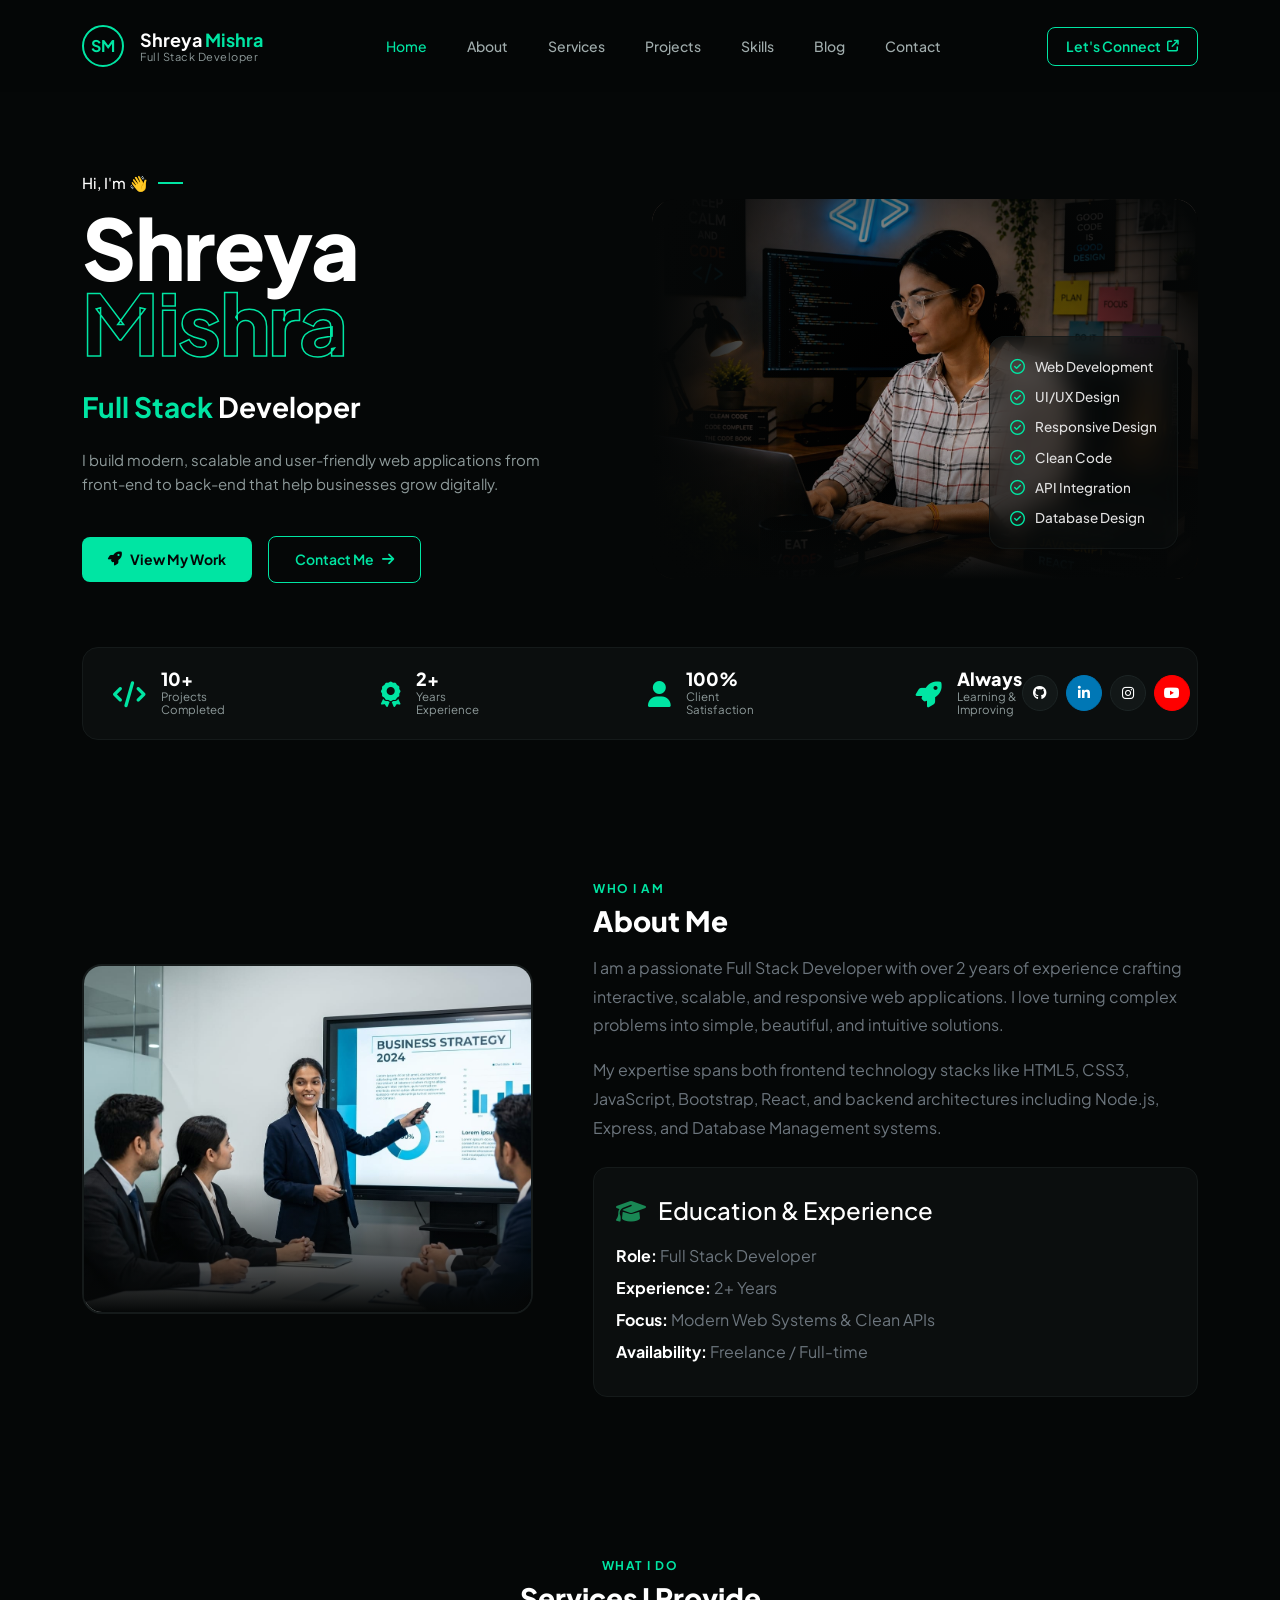
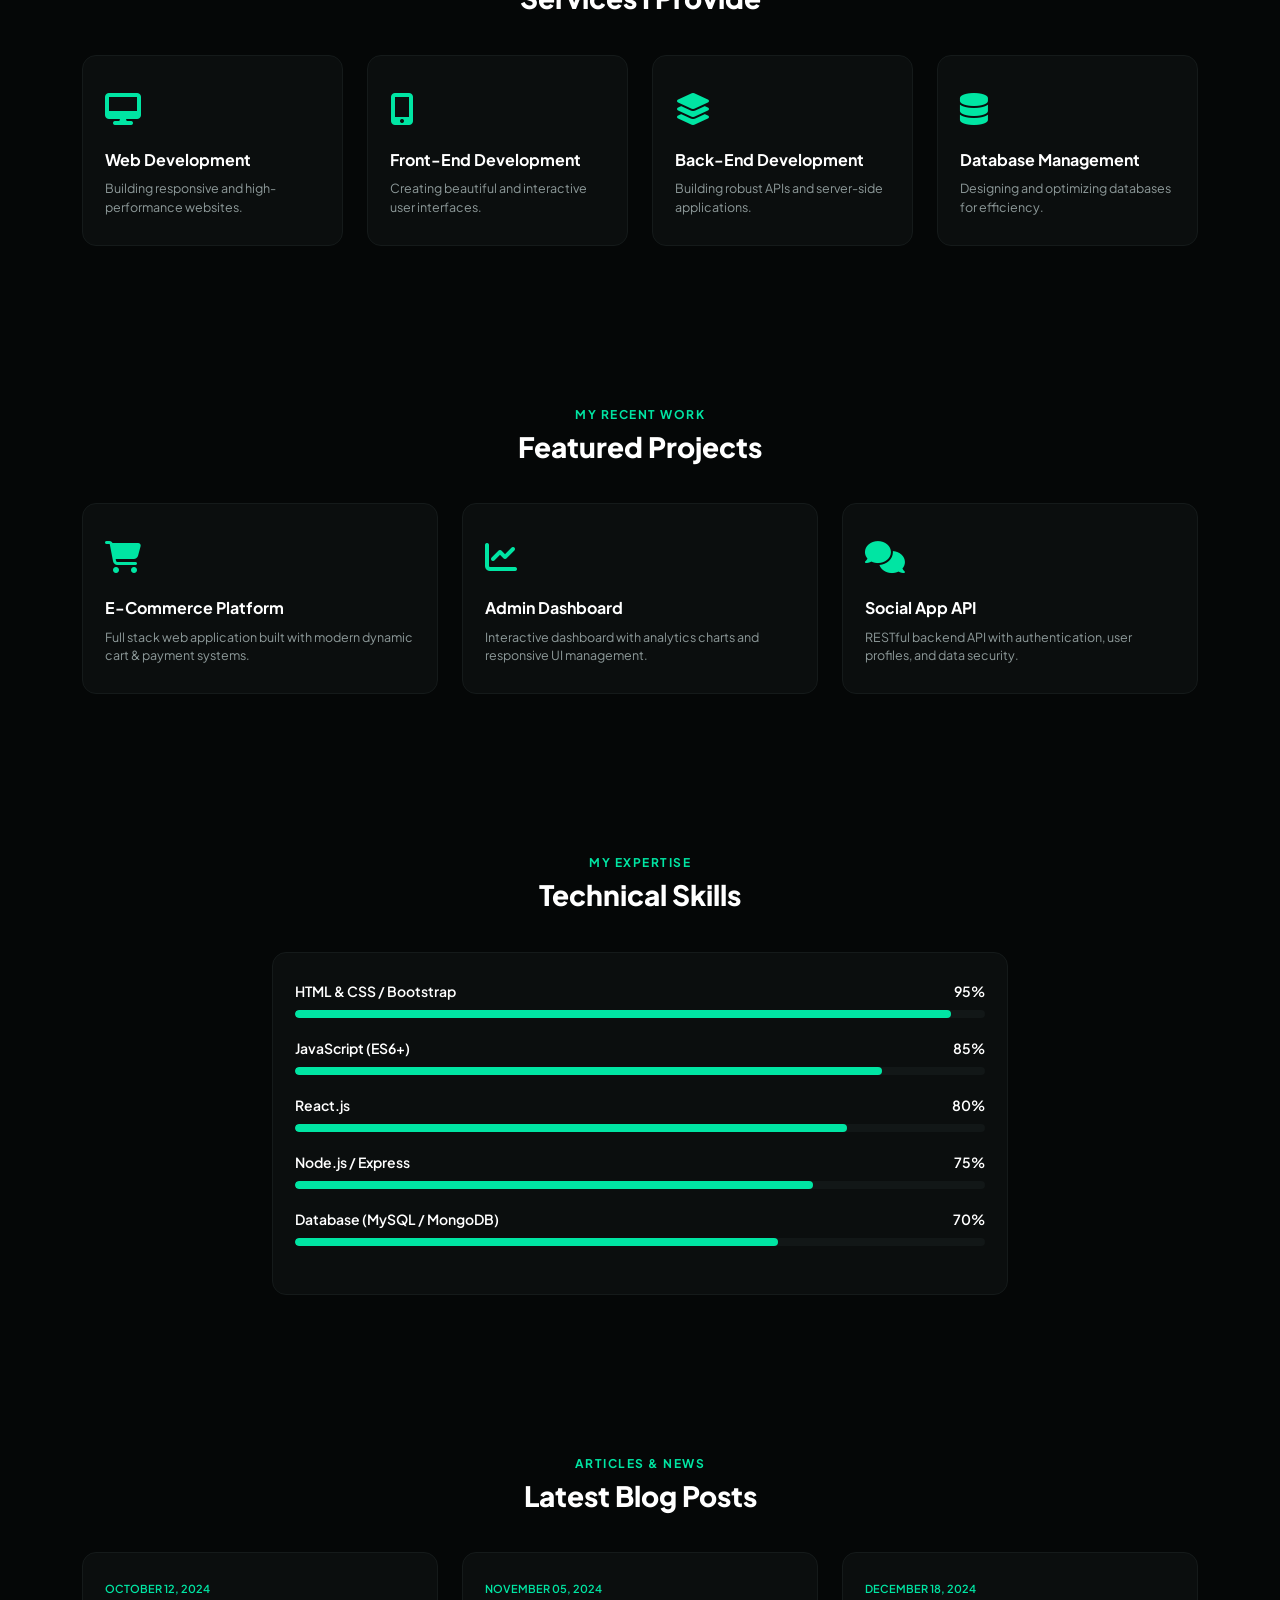
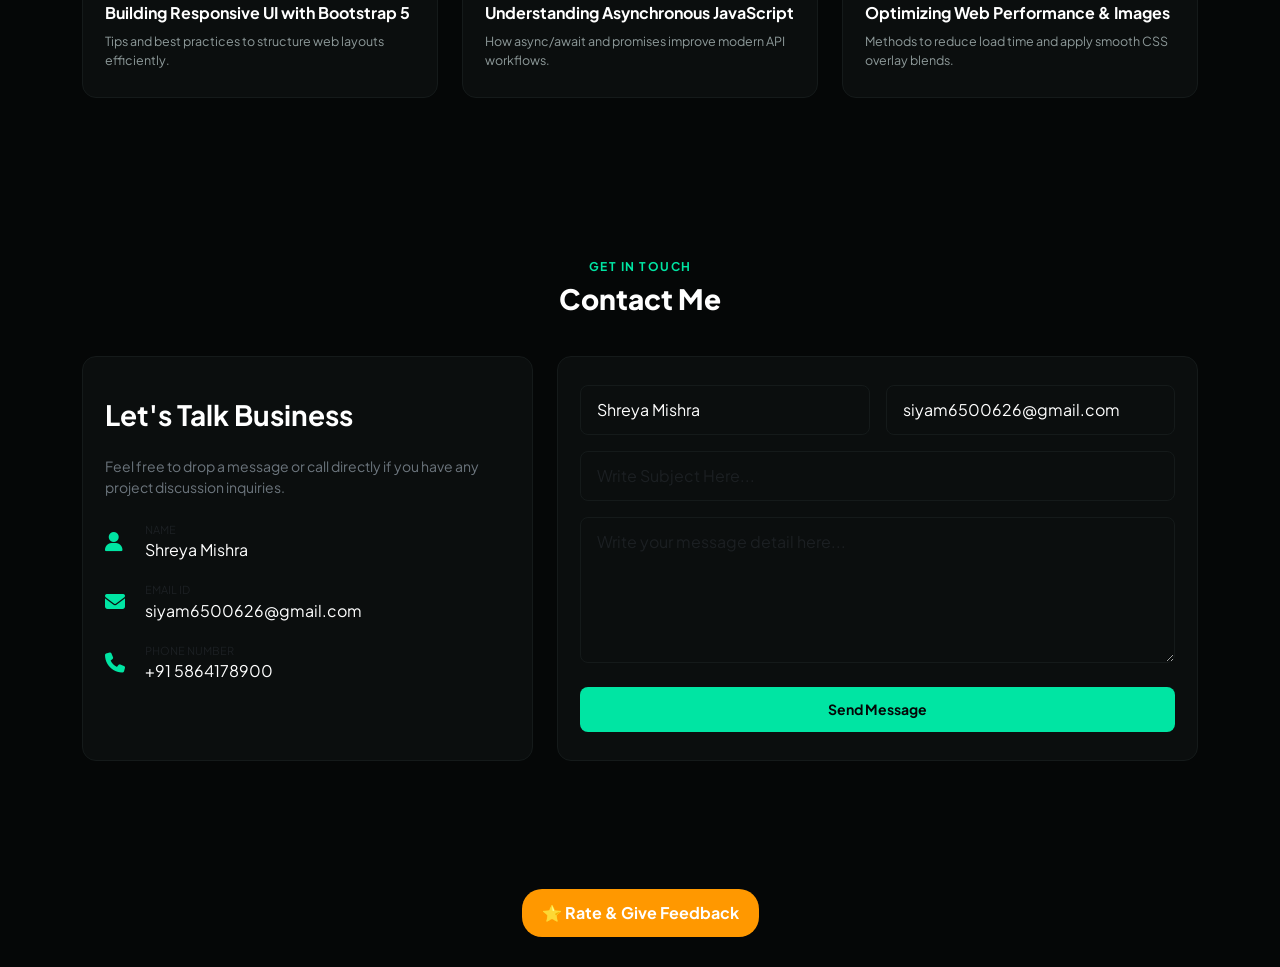
<file: index.html>
<!DOCTYPE html>
<html lang="en">
<head>
    <meta charset="UTF-8">
    <meta name="viewport" content="width=device-width, initial-scale=1.0">
    <title>Shreya Mishra - Full Stack Developer</title>
    <!-- Bootstrap 5 CSS -->
    <link href="https://cdn.jsdelivr.net/npm/bootstrap@5.3.2/dist/css/bootstrap.min.css" rel="stylesheet">
    <!-- Google Fonts -->
    <link href="https://fonts.googleapis.com/css2?family=Plus+Jakarta+Sans:wght@300;400;500;600;700;800&display=swap" rel="stylesheet">
    <!-- Font Awesome Icons -->
    <link rel="stylesheet" href="https://cdnjs.cloudflare.com/ajax/libs/font-awesome/6.5.1/css/all.min.css">
    
    <style>
        :root {
            --bg-black: #050707;
            --card-bg: #0b0e0e;
            --card-border: #151a1a;
            --accent-green: #00e5a3;
            --accent-green-dark: #00b37e;
            --text-muted: #8e9a9a;
            --font-family: 'Plus Jakarta Sans', sans-serif;
        }

        html {
            scroll-behavior: smooth;
        }

        body {
            background-color: var(--bg-black);
            color: #ffffff;
            font-family: var(--font-family);
            overflow-x: hidden;
        }

        /* Navbar Styling */
        .navbar {
            padding: 20px 0;
            background-color: rgba(5, 7, 7, 0.95);
            backdrop-filter: blur(10px);
        }

        .brand-logo-circle {
            width: 42px;
            height: 42px;
            border-radius: 50%;
            border: 2px solid var(--accent-green);
            display: flex;
            align-items: center;
            justify-content: center;
            color: var(--accent-green);
            font-weight: 700;
            font-size: 16px;
        }

        .brand-name {
            font-size: 18px;
            font-weight: 700;
            color: #fff;
            margin-bottom: -4px;
        }

        .brand-name span {
            color: var(--accent-green);
        }

        .brand-title {
            font-size: 11px;
            color: var(--text-muted);
            letter-spacing: 0.5px;
        }

        .nav-link {
            color: #a0acac !important;
            font-size: 14px;
            font-weight: 500;
            margin: 0 12px;
            transition: all 0.3s ease;
        }

        .nav-link.active, .nav-link:hover {
            color: var(--accent-green) !important;
        }

        .btn-connect {
            border: 1px solid var(--accent-green);
            color: var(--accent-green);
            border-radius: 8px;
            padding: 8px 18px;
            font-size: 14px;
            font-weight: 600;
            transition: all 0.3s ease;
            text-decoration: none;
            display: inline-flex;
            align-items: center;
            gap: 6px;
        }

        .btn-connect:hover {
            background-color: var(--accent-green);
            color: #000;
        }

        /* Hero Section */
        .hero-section {
            padding: 80px 0 60px 0;
        }

        .greeting-text {
            font-size: 15px;
            font-weight: 500;
            color: #ffffff;
            display: flex;
            align-items: center;
            gap: 10px;
            margin-bottom: 15px;
        }

        .greeting-line {
            width: 25px;
            height: 2px;
            background-color: var(--accent-green);
            display: inline-block;
        }

        .hero-name-solid {
            font-size: 84px;
            font-weight: 800;
            line-height: 0.9;
            color: #ffffff;
            letter-spacing: -1.5px;
            margin-bottom: 0;
        }

        .hero-name-stroke {
            font-size: 84px;
            font-weight: 800;
            line-height: 0.9;
            color: transparent;
            -webkit-text-stroke: 1.5px var(--accent-green);
            letter-spacing: -1.5px;
            margin-bottom: 25px;
        }

        .hero-role {
            font-size: 28px;
            font-weight: 700;
            margin-bottom: 20px;
        }

        .hero-role .accent {
            color: var(--accent-green);
        }

        .hero-description {
            color: var(--text-muted);
            font-size: 15px;
            line-height: 1.6;
            max-width: 480px;
            margin-bottom: 40px;
        }

        .btn-view-work {
            background-color: var(--accent-green);
            color: #050707;
            font-weight: 700;
            font-size: 14px;
            padding: 12px 26px;
            border-radius: 8px;
            border: none;
            text-decoration: none;
            display: inline-flex;
            align-items: center;
            gap: 8px;
            transition: all 0.3s ease;
        }

        .btn-view-work:hover {
            background-color: var(--accent-green-dark);
            color: #050707;
        }

        .btn-contact-me {
            border: 1px solid var(--accent-green);
            color: var(--accent-green);
            font-weight: 600;
            font-size: 14px;
            padding: 12px 26px;
            border-radius: 8px;
            background: transparent;
            text-decoration: none;
            display: inline-flex;
            align-items: center;
            gap: 8px;
            transition: all 0.3s ease;
        }

        .btn-contact-me:hover {
            background-color: rgba(0, 229, 163, 0.1);
            color: var(--accent-green);
        }

        /* Custom Image Shadow Container */
        .hero-img-wrapper {
            position: relative;
            width: 100%;
            height: 100%;
            min-height: 400px;
            display: flex;
            align-items: center;
            justify-content: center;
        }

        .hero-img-container {
            position: relative;
            width: 100%;
            height: 380px;
            border-radius: 24px;
            overflow: hidden;
            background-color: #050707;
            z-index: 1;
        }

        .hero-img-container img {
            width: 100%;
            height: 100%;
            object-fit: cover;
            display: block;
            filter: brightness(0.8) contrast(1.1);
        }

        .hero-img-container::after {
            content: '';
            position: absolute;
            top: 0;
            left: 0;
            width: 100%;
            height: 100%;
            background: radial-gradient(circle at center, rgba(5, 7, 7, 0) 0%, rgba(5, 7, 7, 0.4) 50%, #050707 95%),
                        linear-gradient(to right, #050707 0%, rgba(5, 7, 7, 0) 25%),
                        linear-gradient(to top, #050707 0%, rgba(5, 7, 7, 0) 25%);
            z-index: 2;
            pointer-events: none;
        }

        .checklist-overlay {
            position: absolute;
            right: 20px;
            bottom: 40px;
            display: flex;
            flex-direction: column;
            gap: 10px;
            z-index: 10;
            background: rgba(11, 14, 14, 0.5);
            backdrop-filter: blur(12px);
            padding: 20px;
            border-radius: 16px;
            border: 1px solid rgba(21, 26, 26, 0.8);
        }

        .checklist-item {
            display: flex;
            align-items: center;
            gap: 10px;
            font-size: 13.5px;
            font-weight: 500;
            color: #e0e0e0;
        }

        .checklist-item i {
            color: var(--accent-green);
            font-size: 15px;
        }

        /* About Image Styling */
        .about-img-container {
            position: relative;
            border-radius: 20px;
            overflow: hidden;
            border: 2px solid var(--card-border);
            height: 350px;
        }

        .about-img-container img {
            width: 100%;
            height: 100%;
            object-fit: cover;
        }

        .about-img-container::after {
            content: '';
            position: absolute;
            top: 0;
            left: 0;
            width: 100%;
            height: 100%;
            background: linear-gradient(to bottom, transparent 60%, var(--bg-black));
        }

        /* Stats Bar */
        .stats-bar {
            background-color: var(--card-bg);
            border: 1px solid var(--card-border);
            border-radius: 16px;
            padding: 22px 30px;
            margin-top: 40px;
        }

        .stat-item {
            display: flex;
            align-items: center;
            gap: 15px;
        }

        .stat-icon {
            font-size: 26px;
            color: var(--accent-green);
        }

        .stat-number {
            font-size: 18px;
            font-weight: 800;
            color: #ffffff;
            margin-bottom: 2px;
            line-height: 1;
        }

        .stat-label {
            font-size: 11.5px;
            color: var(--text-muted);
            margin-bottom: 0;
            line-height: 1.2;
        }

        .social-link {
            width: 36px;
            height: 36px;
            border-radius: 50%;
            background-color: #121717;
            border: 1px solid #1c2424;
            display: flex;
            align-items: center;
            justify-content: center;
            color: #ffffff;
            text-decoration: none;
            font-size: 14px;
            transition: all 0.3s ease;
        }

        .social-link:hover {
            color: var(--accent-green);
            border-color: var(--accent-green);
        }

        .social-link.active-blue {
            background-color: #0077b5;
            border-color: #0077b5;
            color: #ffffff;
        }

        .social-link.active-red {
            background-color: #ff0000;
            border-color: #ff0000;
            color: #ffffff;
        }

        /* Shared Section Headers */
        .section-padding {
            padding: 80px 0;
        }

        .section-tagline {
            color: var(--accent-green);
            font-size: 12px;
            font-weight: 700;
            letter-spacing: 1.5px;
            text-transform: uppercase;
            display: block;
            margin-bottom: 6px;
        }

        .section-title {
            font-size: 28px;
            font-weight: 800;
            color: #ffffff;
            margin-bottom: 40px;
        }

        /* Generic Card Styles */
        .custom-card {
            background-color: var(--card-bg);
            border: 1px solid var(--card-border);
            border-radius: 14px;
            padding: 28px 22px;
            height: 100%;
            transition: all 0.3s ease;
        }

        .custom-card:hover {
            border-color: rgba(0, 229, 163, 0.4);
            transform: translateY(-4px);
        }

        .service-icon {
            font-size: 32px;
            color: var(--accent-green);
            margin-bottom: 18px;
        }

        .service-title {
            font-size: 16px;
            font-weight: 700;
            color: #ffffff;
            margin-bottom: 10px;
        }

        .service-desc {
            font-size: 12.5px;
            color: var(--text-muted);
            line-height: 1.5;
            margin-bottom: 0;
        }

        /* Skills Progress Bar */
        .skill-name {
            font-size: 14px;
            font-weight: 600;
            margin-bottom: 8px;
            display: flex;
            justify-content: space-between;
        }

        .progress {
            height: 8px;
            background-color: #121717;
            border-radius: 10px;
            margin-bottom: 20px;
        }

        .progress-bar {
            background-color: var(--accent-green);
            border-radius: 10px;
        }

        /* Blog Card Custom */
        .blog-card img {
            border-radius: 10px;
            width: 100%;
            height: 180px;
            object-fit: cover;
            margin-bottom: 15px;
        }

        .blog-date {
            font-size: 11px;
            color: var(--accent-green);
            font-weight: 600;
            margin-bottom: 5px;
        }

        /* Form Styling */
        .form-control {
            background-color: var(--card-bg);
            border: 1px solid var(--card-border);
            color: #fff;
            padding: 12px 16px;
            border-radius: 8px;
        }

        .form-control:focus {
            background-color: var(--card-bg);
            border-color: var(--accent-green);
            color: #fff;
            box-shadow: none;
        }

        /* Contact details list styling */
        .contact-details-list li {
            margin-bottom: 20px;
            display: flex;
            align-items: center;
            gap: 15px;
            color: var(--text-muted);
        }
        .contact-details-list i {
            font-size: 20px;
            color: var(--accent-green);
            width: 25px;
        }

        @media (max-width: 991px) {
            .hero-name-solid, .hero-name-stroke {
                font-size: 55px;
            }
            .stats-bar {
                gap: 20px;
            }
            .hero-img-container, .about-img-container {
                height: 280px;
            }
        }
    </style>
</head>
<body data-bs-spy="scroll" data-bs-target="#navbarNav">

    <!-- Navbar -->
    <nav class="navbar navbar-expand-lg sticky-top">
        <div class="container">
            <a class="navbar-brand d-flex align-items-center gap-3" href="#home">
                <div class="brand-logo-circle">SM</div>
                <div>
                    <div class="brand-name">Shreya <span>Mishra</span></div>
                    <div class="brand-title">Full Stack Developer</div>
                </div>
            </a>
            <button class="navbar-toggler navbar-dark" type="button" data-bs-toggle="collapse" data-bs-target="#navbarNav">
                <span class="navbar-toggler-icon"></span>
            </button>
            <div class="collapse navbar-collapse" id="navbarNav">
                <ul class="navbar-nav mx-auto">
                    <li class="nav-item"><a class="nav-link active" href="#home">Home</a></li>
                    <li class="nav-item"><a class="nav-link" href="#about">About</a></li>
                    <li class="nav-item"><a class="nav-link" href="#services">Services</a></li>
                    <li class="nav-item"><a class="nav-link" href="#projects">Projects</a></li>
                    <li class="nav-item"><a class="nav-link" href="#skills">Skills</a></li>
                    <li class="nav-item"><a class="nav-link" href="#blog">Blog</a></li>
                    <li class="nav-item"><a class="nav-link" href="#contact">Contact</a></li>
                </ul>
                <a href="#contact" class="btn-connect">Let's Connect <i class="fa-solid fa-arrow-up-right-from-square" style="font-size: 12px;"></i></a>
            </div>
        </div>
    </nav>

    <!-- Home / Hero Section -->
    <section id="home" class="hero-section">
        <div class="container">
            <div class="row align-items-center">
                <div class="col-lg-6">
                    <div class="greeting-text">
                        <span>Hi, I'm 👋</span>
                        <span class="greeting-line"></span>
                    </div>
                    <h1 class="hero-name-solid">Shreya</h1>
                    <h1 class="hero-name-stroke">Mishra</h1>
                    <div class="hero-role">
                        <span class="accent">Full Stack</span> Developer
                    </div>
                    <p class="hero-description">
                        I build modern, scalable and user-friendly web applications from front-end to back-end that help businesses grow digitally.
                    </p>

                    <div class="d-flex align-items-center gap-3 mb-4">
                        <a href="#projects" class="btn-view-work">
                            <i class="fa-solid fa-rocket"></i> View My Work
                        </a>
                        <a href="#contact" class="btn-contact-me">
                            Contact Me <i class="fa-solid fa-arrow-right"></i>
                        </a>
                    </div>
                </div>

                <div class="col-lg-6">
                    <div class="hero-img-wrapper">
                        <div class="hero-img-container">
        <img src="profile.jpg" alt="Shreya Mishra Setup">
                        </div>
                        <div class="checklist-overlay d-none d-sm-flex">
                            <div class="checklist-item"><i class="fa-regular fa-circle-check"></i> Web Development</div>
                            <div class="checklist-item"><i class="fa-regular fa-circle-check"></i> UI/UX Design</div>
                            <div class="checklist-item"><i class="fa-regular fa-circle-check"></i> Responsive Design</div>
                            <div class="checklist-item"><i class="fa-regular fa-circle-check"></i> Clean Code</div>
                            <div class="checklist-item"><i class="fa-regular fa-circle-check"></i> API Integration</div>
                            <div class="checklist-item"><i class="fa-regular fa-circle-check"></i> Database Design</div>
                        </div>
                    </div>
                </div>
            </div>

            <div class="stats-bar">
                <div class="row align-items-center g-3">
                    <div class="col-6 col-md-3">
                        <div class="stat-item">
                            <div class="stat-icon"><i class="fa-solid fa-code"></i></div>
                            <div>
                                <div class="stat-number">10+</div>
                                <div class="stat-label">Projects<br>Completed</div>
                            </div>
                        </div>
                    </div>
                    <div class="col-6 col-md-3">
                        <div class="stat-item">
                            <div class="stat-icon"><i class="fa-solid fa-award"></i></div>
                            <div>
                                <div class="stat-number">2+</div>
                                <div class="stat-label">Years<br>Experience</div>
                            </div>
                        </div>
                    </div>
                    <div class="col-6 col-md-3">
                        <div class="stat-item">
                            <div class="stat-icon"><i class="fa-solid fa-user"></i></div>
                            <div>
                                <div class="stat-number">100%</div>
                                <div class="stat-label">Client<br>Satisfaction</div>
                            </div>
                        </div>
                    </div>
                    <div class="col-6 col-md-3">
                        <div class="d-flex align-items-center justify-content-between">
                            <div class="stat-item">
                                <div class="stat-icon"><i class="fa-solid fa-rocket"></i></div>
                                <div>
                                    <div class="stat-number">Always</div>
                                    <div class="stat-label">Learning &<br>Improving</div>
                                </div>
                            </div>
                            <div class="d-flex gap-2">
                                <a href="#" class="social-link"><i class="fa-brands fa-github"></i></a>
                                <a href="#" class="social-link active-blue"><i class="fa-brands fa-linkedin-in"></i></a>
                                <a href="#" class="social-link"><i class="fa-brands fa-instagram"></i></a>
                                <a href="#" class="social-link active-red"><i class="fa-brands fa-youtube"></i></a>
                            </div>
                        </div>
                    </div>
                </div>
            </div>
        </div>
    </section>

    <!-- About Section (Updated with Photo) -->
    <section id="about" class="section-padding">
        <div class="container">
            <div class="row align-items-center">
                <!-- About Image Left -->
                <div class="col-lg-5 mb-4 mb-lg-0">
                    <div class="about-img-container">
                        <!-- Yahan aap apni image ka link laga sakti hain -->
                        <img src="shreya.jpg" alt="Shreya Mishra">
                    </div>
                </div>
                <!-- About Details Right -->
                <div class="col-lg-7 ps-lg-5">
                    <span class="section-tagline">WHO I AM</span>
                    <h2 class="section-title mb-3">About Me</h2>
                    <p class="text-secondary" style="line-height: 1.8;">
                        I am a passionate Full Stack Developer with over 2 years of experience crafting interactive, scalable, and responsive web applications. I love turning complex problems into simple, beautiful, and intuitive solutions.
                    </p>
                    <p class="text-secondary mb-4" style="line-height: 1.8;">
                        My expertise spans both frontend technology stacks like HTML5, CSS3, JavaScript, Bootstrap, React, and backend architectures including Node.js, Express, and Database Management systems.
                    </p>
                    <div class="custom-card">
                        <h4 class="text-white mb-3"><i class="fa-solid fa-graduation-cap text-success me-2"></i> Education & Experience</h4>
                        <ul class="list-unstyled text-secondary mb-0" style="line-height: 2;">
                            <li><strong class="text-white">Role:</strong> Full Stack Developer</li>
                            <li><strong class="text-white">Experience:</strong> 2+ Years</li>
                            <li><strong class="text-white">Focus:</strong> Modern Web Systems & Clean APIs</li>
                            <li><strong class="text-white">Availability:</strong> Freelance / Full-time</li>
                        </ul>
                    </div>
                </div>
            </div>
        </div>
    </section>

    <!-- Services Section -->
    <section id="services" class="section-padding">
        <div class="container text-center">
            <span class="section-tagline">WHAT I DO</span>
            <h2 class="section-title">Services I Provide</h2>

            <div class="row g-4 text-start">
                <div class="col-md-6 col-lg-3">
                    <div class="custom-card">
                        <div class="service-icon"><i class="fa-solid fa-desktop"></i></div>
                        <h3 class="service-title">Web Development</h3>
                        <p class="service-desc">Building responsive and high-performance websites.</p>
                    </div>
                </div>
                <div class="col-md-6 col-lg-3">
                    <div class="custom-card">
                        <div class="service-icon"><i class="fa-solid fa-mobile-screen-button"></i></div>
                        <h3 class="service-title">Front-End Development</h3>
                        <p class="service-desc">Creating beautiful and interactive user interfaces.</p>
                    </div>
                </div>
                <div class="col-md-6 col-lg-3">
                    <div class="custom-card">
                        <div class="service-icon"><i class="fa-solid fa-layer-group"></i></div>
                        <h3 class="service-title">Back-End Development</h3>
                        <p class="service-desc">Building robust APIs and server-side applications.</p>
                    </div>
                </div>
                <div class="col-md-6 col-lg-3">
                    <div class="custom-card">
                        <div class="service-icon"><i class="fa-solid fa-database"></i></div>
                        <h3 class="service-title">Database Management</h3>
                        <p class="service-desc">Designing and optimizing databases for efficiency.</p>
                    </div>
                </div>
            </div>
        </div>
    </section>

    <!-- Projects Section -->
    <section id="projects" class="section-padding">
        <div class="container text-center">
            <span class="section-tagline">MY RECENT WORK</span>
            <h2 class="section-title">Featured Projects</h2>

            <div class="row g-4 text-start">
                <div class="col-md-6 col-lg-4">
                    <div class="custom-card">
                        <div class="service-icon"><i class="fa-solid fa-cart-shopping"></i></div>
                        <h3 class="service-title">E-Commerce Platform</h3>
                        <p class="service-desc">Full stack web application built with modern dynamic cart & payment systems.</p>
                    </div>
                </div>
                <div class="col-md-6 col-lg-4">
                    <div class="custom-card">
                        <div class="service-icon"><i class="fa-solid fa-chart-line"></i></div>
                        <h3 class="service-title">Admin Dashboard</h3>
                        <p class="service-desc">Interactive dashboard with analytics charts and responsive UI management.</p>
                    </div>
                </div>
                <div class="col-md-6 col-lg-4">
                    <div class="custom-card">
                        <div class="service-icon"><i class="fa-solid fa-comments"></i></div>
                        <h3 class="service-title">Social App API</h3>
                        <p class="service-desc">RESTful backend API with authentication, user profiles, and data security.</p>
                    </div>
                </div>
            </div>
        </div>
    </section>

    <!-- Skills Section -->
    <section id="skills" class="section-padding">
        <div class="container">
            <div class="text-center">
                <span class="section-tagline">MY EXPERTISE</span>
                <h2 class="section-title">Technical Skills</h2>
            </div>
            <div class="row justify-content-center">
                <div class="col-lg-8">
                    <div class="custom-card">
                        <div class="skill-name"><span>HTML & CSS / Bootstrap</span> <span>95%</span></div>
                        <div class="progress"><div class="progress-bar" style="width: 95%;"></div></div>

                        <div class="skill-name"><span>JavaScript (ES6+)</span> <span>85%</span></div>
                        <div class="progress"><div class="progress-bar" style="width: 85%;"></div></div>

                        <div class="skill-name"><span>React.js</span> <span>80%</span></div>
                        <div class="progress"><div class="progress-bar" style="width: 80%;"></div></div>

                        <div class="skill-name"><span>Node.js / Express</span> <span>75%</span></div>
                        <div class="progress"><div class="progress-bar" style="width: 75%;"></div></div>

                        <div class="skill-name"><span>Database (MySQL / MongoDB)</span> <span>70%</span></div>
                        <div class="progress"><div class="progress-bar" style="width: 70%;"></div></div>
                    </div>
                </div>
            </div>
        </div>
    </section>

    <!-- Blog Section -->
    <section id="blog" class="section-padding">
        <div class="container text-center">
            <span class="section-tagline">ARTICLES & NEWS</span>
            <h2 class="section-title">Latest Blog Posts</h2>

            <div class="row g-4 text-start">
                <div class="col-md-6 col-lg-4">
                    <div class="custom-card blog-card">
                        <div class="blog-date">OCTOBER 12, 2024</div>
                        <h3 class="service-title">Building Responsive UI with Bootstrap 5</h3>
                        <p class="service-desc">Tips and best practices to structure web layouts efficiently.</p>
                    </div>
                </div>
                <div class="col-md-6 col-lg-4">
                    <div class="custom-card blog-card">
                        <div class="blog-date">NOVEMBER 05, 2024</div>
                        <h3 class="service-title">Understanding Asynchronous JavaScript</h3>
                        <p class="service-desc">How async/await and promises improve modern API workflows.</p>
                    </div>
                </div>
                <div class="col-md-6 col-lg-4">
                    <div class="custom-card blog-card">
                        <div class="blog-date">DECEMBER 18, 2024</div>
                        <h3 class="service-title">Optimizing Web Performance & Images</h3>
                        <p class="service-desc">Methods to reduce load time and apply smooth CSS overlay blends.</p>
                    </div>
                </div>
            </div>
        </div>
    </section>

    <!-- Contact Section -->
    <section id="contact" class="section-padding mb-5">
        <div class="container">
            <div class="text-center">
                <span class="section-tagline">GET IN TOUCH</span>
                <h2 class="section-title">Contact Me</h2>
            </div>
            <div class="row g-4">
                <!-- Contact info direct view display layout -->
                <div class="col-lg-5">
                    <div class="custom-card d-flex flex-column justify-content-center">
                        <h3 class="text-white mb-4" style="font-weight: 700;">Let's Talk Business</h3>
                        <p class="text-secondary mb-4" style="font-size: 14px;">Feel free to drop a message or call directly if you have any project discussion inquiries.</p>
                        
                        <ul class="list-unstyled contact-details-list">
                            <li>
                                <i class="fa-solid fa-user"></i>
                                <div>
                                    <small class="d-block text-muted" style="font-size: 11px;">NAME</small>
                                    <span class="text-white font-weight-600">Shreya Mishra</span>
                                </div>
                            </li>
                            <li>
                                <i class="fa-solid fa-envelope"></i>
                                <div>
                                    <small class="d-block text-muted" style="font-size: 11px;">EMAIL ID</small>
                                    <a href="mailto:siyam6500626@gmail.com" class="text-white text-decoration-none">siyam6500626@gmail.com</a>
                                </div>
                            </li>
                            <li>
                                <i class="fa-solid fa-phone"></i>
                                <div>
                                    <small class="d-block text-muted" style="font-size: 11px;">PHONE NUMBER</small>
                                    <a href="tel:+915864178900" class="text-white text-decoration-none">+91 5864178900</a>
                                </div>
                            </li>
                        </ul>
                    </div>
                </div>

                <!-- Input Fill out section -->
                <div class="col-lg-7">
                    <div class="custom-card">
                        <form action="mailto:siyam6500626@gmail.com" method="post" enctype="text/plain">
                            <div class="row g-3">
                                <div class="col-md-6">
                                    <input type="text" class="form-control" name="Client Name" value="Shreya Mishra" readonly required>
                                </div>
                                <div class="col-md-6">
                                    <input type="email" class="form-control" name="Client Email" value="siyam6500626@gmail.com" readonly required>
                                </div>
                                <div class="col-12">
                                    <input type="text" class="form-control" name="Subject" placeholder="Write Subject Here...">
                                </div>
                                <div class="col-12">
                                    <textarea class="form-control" name="Message Body" rows="5" placeholder="Write your message detail here..." required></textarea>
                                </div>
                                <div class="col-12 text-center mt-4">
                                    <button type="submit" class="btn-view-work w-100 justify-content-center">Send Message</button>
                                </div>
                            </div>
                        </form>
                    </div>
                </div>
            </div>
        </div>
    </section>

    <!-- Bootstrap JS -->
    <script src="https://cdn.jsdelivr.net/npm/bootstrap@5.3.2/dist/js/bootstrap.bundle.min.js"></script>
</body>
    <!-- Rating Button -->
<div style="text-align: center; margin: 30px 0;">
    <a href="https://docs.google.com/forms/d/e/1FAIpQLSf6-Tv4zMPtmTdSZeU7JV_Fq7lmbevz-ni2t0VH4jUK1fvJKA/viewform?usp=header" style="background-color: #ff9800; color: white; padding: 12px 20px; text-decoration: none; font-size: 16px; border-radius: 20px; font-weight: bold; display: inline-block;">
        ⭐ Rate & Give Feedback
    </a>
</div>
</html>
</file>
